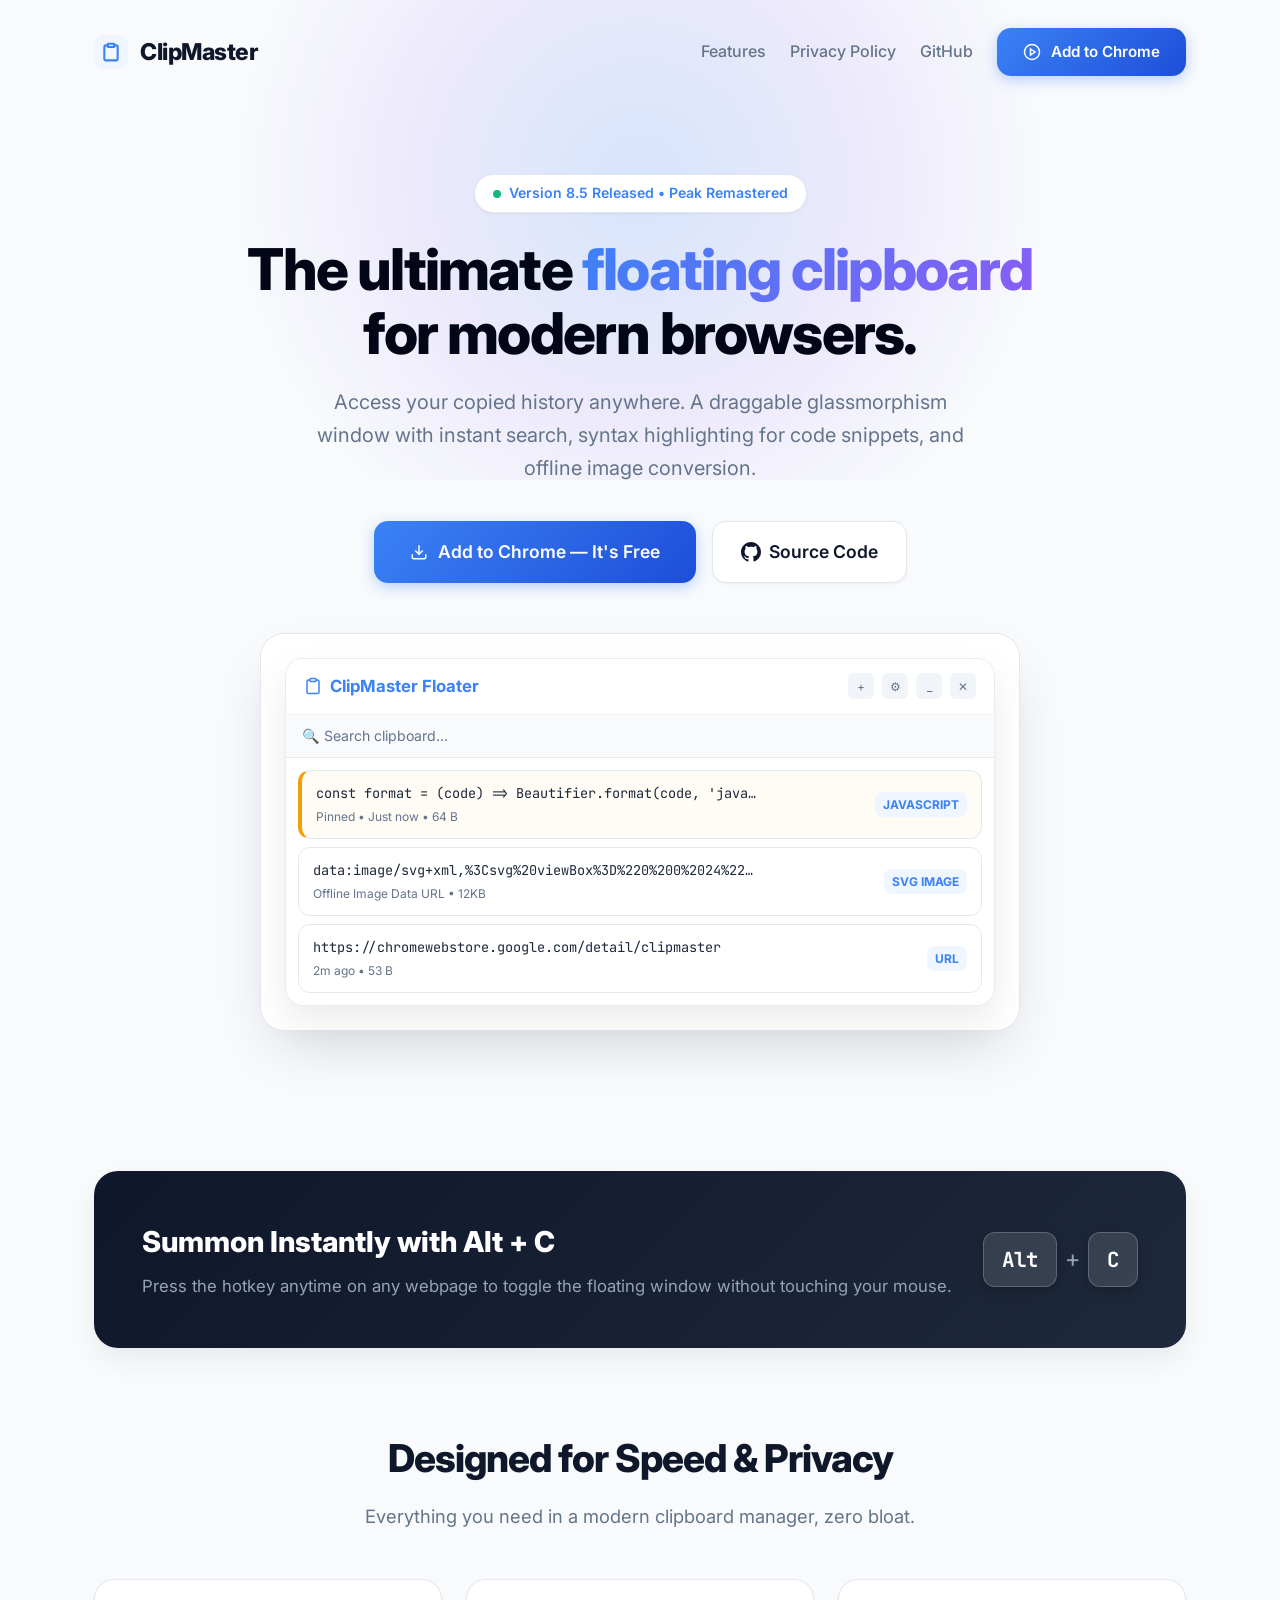
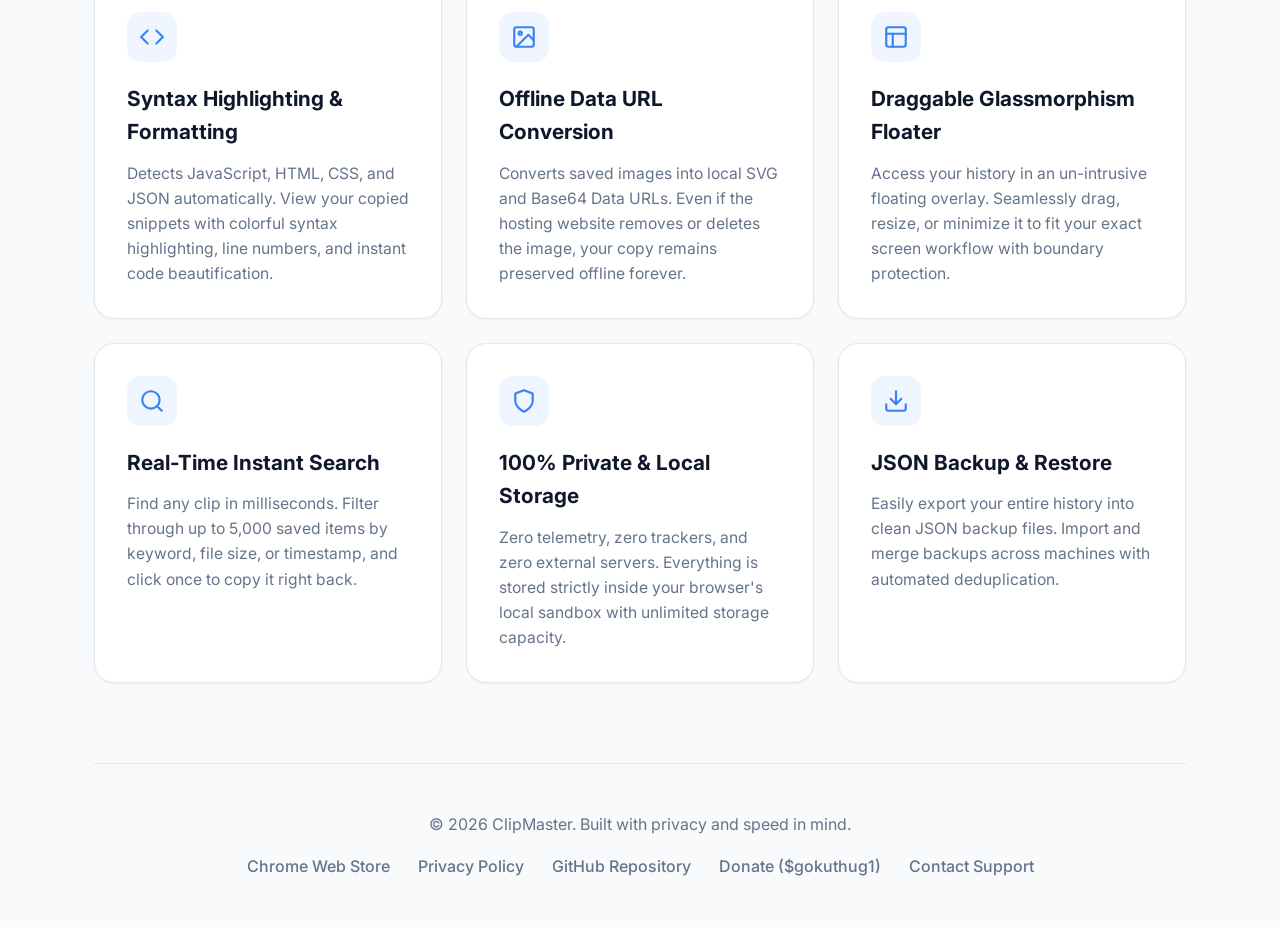
<file: index.html>
<!DOCTYPE html>
<html lang="en">
<head>
    <meta charset="UTF-8">
    <meta name="viewport" content="width=device-width, initial-scale=1.0">
    <title>ClipMaster - Ultimate Floating Clipboard Manager for Chrome</title>
    <meta name="description" content="ClipMaster is a beautifully remastered, floating clipboard manager for Google Chrome with syntax highlighting, code beautification, and offline image storage.">
    
    <style>
        @import url('https://fonts.googleapis.com/css2?family=Inter:wght@400;500;600;700;800&family=JetBrains+Mono:wght@400;500&display=swap');

        :root {
            --primary: #3b82f6;
            --primary-dark: #1d4ed8;
            --primary-light: #eff6ff;
            --accent: #8b5cf6;
            --bg-color: #f8fafc;
            --text-main: #0f172a;
            --text-muted: #64748b;
            --card-bg: #ffffff;
            --border: #e2e8f0;
            --shadow-sm: 0 1px 3px rgba(0,0,0,0.05);
            --shadow-md: 0 12px 32px -4px rgba(15, 23, 42, 0.08);
            --shadow-lg: 0 24px 48px -12px rgba(59, 130, 246, 0.2);
            --code-bg: #0f172a;
        }

        * { margin: 0; padding: 0; box-sizing: border-box; }
        body { 
            font-family: 'Inter', -apple-system, BlinkMacSystemFont, 'Segoe UI', Roboto, sans-serif; 
            background-color: var(--bg-color); 
            color: var(--text-main); 
            line-height: 1.6; 
            overflow-x: hidden; 
        }
        a { text-decoration: none; color: inherit; }

        /* Ambient Glow */
        .bg-glow {
            position: absolute; top: -120px; left: 50%; transform: translateX(-50%);
            width: 1000px; height: 600px; 
            background: radial-gradient(circle, rgba(59,130,246,0.18) 0%, rgba(139,92,246,0.1) 40%, rgba(255,255,255,0) 70%);
            z-index: -1; pointer-events: none;
        }

        .container { max-width: 1140px; margin: 0 auto; padding: 0 24px; }

        /* Navbar */
        nav { display: flex; justify-content: space-between; align-items: center; padding: 28px 0; }
        .brand { display: flex; align-items: center; gap: 12px; font-size: 1.45rem; font-weight: 800; color: var(--text-main); letter-spacing: -0.5px; }
        .brand-icon { width: 34px; height: 34px; color: var(--primary); background: var(--primary-light); padding: 7px; border-radius: 10px; }
        
        .nav-links { display: flex; align-items: center; gap: 24px; }
        .nav-link { font-weight: 500; color: var(--text-muted); transition: color 0.2s; }
        .nav-link:hover { color: var(--primary); }

        .btn-primary {
            display: inline-flex; align-items: center; gap: 10px;
            background: linear-gradient(135deg, var(--primary), var(--primary-dark));
            color: white; padding: 12px 26px; border-radius: 14px; font-weight: 600; font-size: 0.95rem;
            box-shadow: 0 4px 14px rgba(59, 130, 246, 0.35); transition: all 0.25s ease;
        }
        .btn-primary:hover { transform: translateY(-2px); box-shadow: var(--shadow-lg); color: white; }
        .btn-primary svg { width: 18px; height: 18px; }

        .btn-secondary {
            display: inline-flex; align-items: center; gap: 8px;
            background: white; color: var(--text-main);
            padding: 12px 24px; border-radius: 14px; font-weight: 600; font-size: 0.95rem;
            border: 1px solid var(--border); box-shadow: var(--shadow-sm); transition: all 0.25s ease;
        }
        .btn-secondary:hover { transform: translateY(-2px); border-color: #cbd5e1; box-shadow: var(--shadow-md); }

        /* Hero */
        .hero { text-align: center; padding: 70px 0 60px; }
        .badge { 
            display: inline-flex; align-items: center; gap: 8px; 
            background: white; border: 1px solid var(--border); 
            padding: 7px 18px; border-radius: 30px; font-size: 0.88rem; font-weight: 600; 
            color: var(--primary); margin-bottom: 24px; box-shadow: var(--shadow-sm); 
        }
        .badge .dot { width: 8px; height: 8px; background: #10b981; border-radius: 50%; display: inline-block; }
        .hero h1 { 
            font-size: 3.6rem; font-weight: 800; letter-spacing: -1.8px; margin-bottom: 20px; 
            line-height: 1.12; color: #020617; max-width: 860px; margin-left: auto; margin-right: auto;
        }
        .hero h1 span { 
            background: linear-gradient(135deg, var(--primary), var(--accent)); 
            -webkit-background-clip: text; -webkit-text-fill-color: transparent; 
        }
        .hero p { 
            font-size: 1.25rem; color: var(--text-muted); max-width: 680px; 
            margin: 0 auto 36px; line-height: 1.65; 
        }
        .hero-ctas { display: flex; justify-content: center; gap: 16px; margin-bottom: 50px; flex-wrap: wrap; }

        /* Interactive Floater Preview Mockup */
        .preview-wrapper {
            position: relative; max-width: 760px; margin: 0 auto 80px;
            background: white; border: 1px solid var(--border); border-radius: 24px;
            box-shadow: 0 25px 60px -15px rgba(15, 23, 42, 0.15); padding: 24px;
        }
        .mock-floater {
            background: rgba(255, 255, 255, 0.85); backdrop-filter: blur(20px);
            border: 1px solid rgba(0, 0, 0, 0.08); border-radius: 18px; overflow: hidden;
            box-shadow: 0 16px 36px rgba(0,0,0,0.08); text-align: left;
        }
        .mock-header {
            display: flex; justify-content: space-between; align-items: center;
            padding: 14px 18px; border-bottom: 1px solid rgba(0,0,0,0.06); background: white;
        }
        .mock-brand { display: flex; align-items: center; gap: 8px; font-weight: 700; color: var(--primary); font-size: 1.05rem; }
        .mock-actions { display: flex; gap: 8px; }
        .mock-btn { width: 26px; height: 26px; border-radius: 6px; background: #f1f5f9; display: flex; align-items: center; justify-content: center; font-size: 0.75rem; color: #64748b; }

        .mock-search {
            padding: 10px 16px; border-bottom: 1px solid rgba(0,0,0,0.06); background: #f8fafc;
            display: flex; align-items: center; gap: 10px; font-size: 0.88rem; color: var(--text-muted);
        }
        .mock-list { padding: 12px; display: flex; flex-direction: column; gap: 8px; }
        .mock-item {
            padding: 12px 14px; background: white; border: 1px solid var(--border);
            border-radius: 12px; display: flex; justify-content: space-between; align-items: center;
            font-size: 0.9rem; transition: transform 0.2s;
        }
        .mock-item.pinned { border-left: 4px solid #f59e0b; background: rgba(245, 158, 11, 0.04); }
        .mock-item-text { font-family: 'JetBrains Mono', monospace; font-size: 0.85rem; color: #1e293b; overflow: hidden; text-overflow: ellipsis; white-space: nowrap; max-width: 440px; }
        .mock-meta { font-size: 0.75rem; color: var(--text-muted); margin-top: 2px; }
        .mock-tag { font-size: 0.75rem; font-weight: 700; background: #eff6ff; color: var(--primary); padding: 3px 8px; border-radius: 8px; }

        /* Features */
        .features-header { text-align: center; margin-bottom: 48px; }
        .features-header h2 { font-size: 2.4rem; font-weight: 800; letter-spacing: -1px; margin-bottom: 12px; }
        .features-header p { font-size: 1.15rem; color: var(--text-muted); }

        .features { display: grid; grid-template-columns: repeat(auto-fit, minmax(320px, 1fr)); gap: 24px; margin-bottom: 80px; }
        .feature-card { background: var(--card-bg); padding: 32px; border-radius: 20px; border: 1px solid var(--border); box-shadow: var(--shadow-sm); transition: all 0.3s ease; }
        .feature-card:hover { transform: translateY(-5px); box-shadow: var(--shadow-md); border-color: #cbd5e1; }
        .icon-wrapper { width: 50px; height: 50px; display: flex; align-items: center; justify-content: center; background: var(--primary-light); color: var(--primary); border-radius: 14px; margin-bottom: 20px; }
        .icon-wrapper svg { width: 26px; height: 26px; }
        .feature-card h3 { font-size: 1.3rem; font-weight: 700; margin-bottom: 12px; color: var(--text-main); }
        .feature-card p { color: var(--text-muted); font-size: 0.98rem; line-height: 1.6; }

        /* Shortcut Banner */
        .shortcut-banner {
            background: linear-gradient(135deg, #0f172a, #1e293b); color: white;
            padding: 48px; border-radius: 24px; display: flex; justify-content: space-between; align-items: center;
            margin-bottom: 80px; box-shadow: var(--shadow-md); flex-wrap: wrap; gap: 24px;
        }
        .shortcut-banner h3 { font-size: 1.8rem; font-weight: 800; margin-bottom: 8px; }
        .shortcut-banner p { color: #94a3b8; font-size: 1.05rem; }
        .shortcut-key-wrapper { display: flex; align-items: center; gap: 8px; }
        .key-badge {
            background: rgba(255, 255, 255, 0.12); border: 1px solid rgba(255, 255, 255, 0.2);
            padding: 10px 18px; border-radius: 12px; font-family: 'JetBrains Mono', monospace; font-size: 1.3rem; font-weight: 700;
            box-shadow: 0 4px 12px rgba(0,0,0,0.2);
        }

        /* Footer */
        footer { border-top: 1px solid var(--border); padding: 48px 0; margin-top: 40px; text-align: center; color: var(--text-muted); }
        footer .links { margin-top: 16px; display: flex; justify-content: center; gap: 28px; flex-wrap: wrap; }
        footer .links a { font-weight: 500; transition: color 0.2s; }
        footer .links a:hover { color: var(--primary); }

        @media (max-width: 768px) {
            .hero h1 { font-size: 2.6rem; }
            .shortcut-banner { padding: 32px; }
            .preview-wrapper { padding: 12px; }
        }
    </style>
</head>
<body>
    <div class="bg-glow"></div>
    <div class="container">
        
        <!-- Navbar -->
        <nav>
            <div class="brand">
                <svg class="brand-icon" viewBox="0 0 24 24" fill="none" stroke="currentColor" stroke-width="2.5" stroke-linecap="round" stroke-linejoin="round"><path d="M16 4h2a2 2 0 0 1 2 2v14a2 2 0 0 1-2 2H6a2 2 0 0 1-2-2V6a2 2 0 0 1 2-2h2"></path><rect x="8" y="2" width="8" height="4" rx="1" ry="1"></rect></svg>
                ClipMaster
            </div>
            <div class="nav-links">
                <a href="#features" class="nav-link">Features</a>
                <a href="privacy.html" class="nav-link">Privacy Policy</a>
                <a href="https://github.com/gokuthug1/ClipMaster" class="nav-link" target="_blank">GitHub</a>
                <a href="https://chromewebstore.google.com/detail/clipmaster/gopagdmpgfbgklmckanjgpdcdkemipkl" class="btn-primary" target="_blank">
                    <svg viewBox="0 0 24 24" fill="none" stroke="currentColor" stroke-width="2"><circle cx="12" cy="12" r="10"></circle><polygon points="10 8 16 12 10 16 10 8"></polygon></svg>
                    Add to Chrome
                </a>
            </div>
        </nav>

        <!-- Hero -->
        <section class="hero">
            <div class="badge">
                <span class="dot"></span>
                Version 8.5 Released • Peak Remastered
            </div>
            <h1>The ultimate <span>floating clipboard</span> for modern browsers.</h1>
            <p>Access your copied history anywhere. A draggable glassmorphism window with instant search, syntax highlighting for code snippets, and offline image conversion.</p>
            
            <div class="hero-ctas">
                <a href="https://chromewebstore.google.com/detail/clipmaster/gopagdmpgfbgklmckanjgpdcdkemipkl" class="btn-primary" target="_blank" style="padding: 16px 36px; font-size: 1.1rem;">
                    <svg viewBox="0 0 24 24" fill="none" stroke="currentColor" stroke-width="2"><path d="M21 15v4a2 2 0 0 1-2 2H5a2 2 0 0 1-2-2v-4"></path><polyline points="7 10 12 15 17 10"></polyline><line x1="12" y1="15" x2="12" y2="3"></line></svg>
                    Add to Chrome — It's Free
                </a>
                <a href="https://github.com/gokuthug1/ClipMaster" class="btn-secondary" target="_blank" style="padding: 16px 28px; font-size: 1.1rem;">
                    <svg viewBox="0 0 24 24" fill="currentColor" width="20" height="20"><path d="M12 0c-6.626 0-12 5.373-12 12 0 5.302 3.438 9.8 8.207 11.387.599.111.793-.261.793-.577v-2.234c-3.338.726-4.033-1.416-4.033-1.416-.546-1.387-1.333-1.756-1.333-1.756-1.089-.745.083-.729.083-.729 1.205.084 1.839 1.237 1.839 1.237 1.07 1.834 2.807 1.304 3.492.997.107-.775.418-1.305.762-1.604-2.665-.305-5.467-1.334-5.467-5.931 0-1.311.469-2.381 1.236-3.221-.124-.303-.535-1.524.117-3.176 0 0 1.008-.322 3.301 1.23.957-.266 1.983-.399 3.003-.404 1.02.005 2.047.138 3.006.404 2.291-1.552 3.297-1.23 3.297-1.23.653 1.653.242 2.874.118 3.176.77.84 1.235 1.911 1.235 3.221 0 4.609-2.807 5.624-5.479 5.921.43.372.823 1.102.823 2.222v3.293c0 .319.192.694.801.576 4.765-1.589 8.199-6.086 8.199-11.386 0-6.627-5.373-12-12-12z"/></svg>
                    Source Code
                </a>
            </div>

            <!-- UI Mockup Preview -->
            <div class="preview-wrapper">
                <div class="mock-floater">
                    <div class="mock-header">
                        <div class="mock-brand">
                            <svg viewBox="0 0 24 24" fill="none" stroke="currentColor" stroke-width="2" width="18" height="18"><path d="M16 4h2a2 2 0 0 1 2 2v14a2 2 0 0 1-2 2H6a2 2 0 0 1-2-2V6a2 2 0 0 1 2-2h2"></path><rect x="8" y="2" width="8" height="4" rx="1" ry="1"></rect></svg>
                            ClipMaster Floater
                        </div>
                        <div class="mock-actions">
                            <div class="mock-btn">+</div>
                            <div class="mock-btn">⚙</div>
                            <div class="mock-btn">_</div>
                            <div class="mock-btn">✕</div>
                        </div>
                    </div>
                    <div class="mock-search">
                        <span>🔍 Search clipboard...</span>
                    </div>
                    <div class="mock-list">
                        <div class="mock-item pinned">
                            <div>
                                <div class="mock-item-text">const format = (code) => Beautifier.format(code, 'javascript');</div>
                                <div class="mock-meta">Pinned • Just now • 64 B</div>
                            </div>
                            <span class="mock-tag">JAVASCRIPT</span>
                        </div>
                        <div class="mock-item">
                            <div>
                                <div class="mock-item-text">data:image/svg+xml,%3Csvg%20viewBox%3D%220%200%2024%22...</div>
                                <div class="mock-meta">Offline Image Data URL • 12KB</div>
                            </div>
                            <span class="mock-tag">SVG IMAGE</span>
                        </div>
                        <div class="mock-item">
                            <div>
                                <div class="mock-item-text">https://chromewebstore.google.com/detail/clipmaster</div>
                                <div class="mock-meta">2m ago • 53 B</div>
                            </div>
                            <span class="mock-tag">URL</span>
                        </div>
                    </div>
                </div>
            </div>
        </section>

        <!-- Shortcut Banner -->
        <section class="shortcut-banner">
            <div>
                <h3>Summon Instantly with Alt + C</h3>
                <p>Press the hotkey anytime on any webpage to toggle the floating window without touching your mouse.</p>
            </div>
            <div class="shortcut-key-wrapper">
                <span class="key-badge">Alt</span>
                <span style="font-size: 1.5rem; color: #94a3b8;">+</span>
                <span class="key-badge">C</span>
            </div>
        </section>

        <!-- Features Grid -->
        <section id="features">
            <div class="features-header">
                <h2>Designed for Speed & Privacy</h2>
                <p>Everything you need in a modern clipboard manager, zero bloat.</p>
            </div>

            <div class="features">
                <div class="feature-card">
                    <div class="icon-wrapper">
                        <svg viewBox="0 0 24 24" fill="none" stroke="currentColor" stroke-width="2" stroke-linecap="round" stroke-linejoin="round"><polyline points="16 18 22 12 16 6"></polyline><polyline points="8 6 2 12 8 18"></polyline></svg>
                    </div>
                    <h3>Syntax Highlighting & Formatting</h3>
                    <p>Detects JavaScript, HTML, CSS, and JSON automatically. View your copied snippets with colorful syntax highlighting, line numbers, and instant code beautification.</p>
                </div>

                <div class="feature-card">
                    <div class="icon-wrapper">
                        <svg viewBox="0 0 24 24" fill="none" stroke="currentColor" stroke-width="2" stroke-linecap="round" stroke-linejoin="round"><rect x="3" y="3" width="18" height="18" rx="2" ry="2"></rect><circle cx="8.5" cy="8.5" r="1.5"></circle><polyline points="21 15 16 10 5 21"></polyline></svg>
                    </div>
                    <h3>Offline Data URL Conversion</h3>
                    <p>Converts saved images into local SVG and Base64 Data URLs. Even if the hosting website removes or deletes the image, your copy remains preserved offline forever.</p>
                </div>

                <div class="feature-card">
                    <div class="icon-wrapper">
                        <svg viewBox="0 0 24 24" fill="none" stroke="currentColor" stroke-width="2" stroke-linecap="round" stroke-linejoin="round"><rect x="3" y="3" width="18" height="18" rx="2" ry="2"></rect><line x1="3" y1="9" x2="21" y2="9"></line><line x1="9" y1="21" x2="9" y2="9"></line></svg>
                    </div>
                    <h3>Draggable Glassmorphism Floater</h3>
                    <p>Access your history in an un-intrusive floating overlay. Seamlessly drag, resize, or minimize it to fit your exact screen workflow with boundary protection.</p>
                </div>

                <div class="feature-card">
                    <div class="icon-wrapper">
                        <svg viewBox="0 0 24 24" fill="none" stroke="currentColor" stroke-width="2" stroke-linecap="round" stroke-linejoin="round"><circle cx="11" cy="11" r="8"></circle><line x1="21" y1="21" x2="16.65" y2="16.65"></line></svg>
                    </div>
                    <h3>Real-Time Instant Search</h3>
                    <p>Find any clip in milliseconds. Filter through up to 5,000 saved items by keyword, file size, or timestamp, and click once to copy it right back.</p>
                </div>

                <div class="feature-card">
                    <div class="icon-wrapper">
                        <svg viewBox="0 0 24 24" fill="none" stroke="currentColor" stroke-width="2" stroke-linecap="round" stroke-linejoin="round"><path d="M12 22s8-4 8-10V5l-8-3-8 3v7c0 6 8 10 8 10z"></path></svg>
                    </div>
                    <h3>100% Private & Local Storage</h3>
                    <p>Zero telemetry, zero trackers, and zero external servers. Everything is stored strictly inside your browser's local sandbox with unlimited storage capacity.</p>
                </div>

                <div class="feature-card">
                    <div class="icon-wrapper">
                        <svg viewBox="0 0 24 24" fill="none" stroke="currentColor" stroke-width="2" stroke-linecap="round" stroke-linejoin="round"><path d="M21 15v4a2 2 0 0 1-2 2H5a2 2 0 0 1-2-2v-4"></path><polyline points="7 10 12 15 17 10"></polyline><line x1="12" y1="15" x2="12" y2="3"></line></svg>
                    </div>
                    <h3>JSON Backup & Restore</h3>
                    <p>Easily export your entire history into clean JSON backup files. Import and merge backups across machines with automated deduplication.</p>
                </div>
            </div>
        </section>

        <!-- Footer -->
        <footer>
            <p>&copy; 2026 ClipMaster. Built with privacy and speed in mind.</p>
            <div class="links">
                <a href="https://chromewebstore.google.com/detail/clipmaster/gopagdmpgfbgklmckanjgpdcdkemipkl" target="_blank">Chrome Web Store</a>
                <a href="privacy.html">Privacy Policy</a>
                <a href="https://github.com/gokuthug1/ClipMaster" target="_blank">GitHub Repository</a>
                <a href="https://cash.app/$gokuthug1" target="_blank">Donate ($gokuthug1)</a>
                <a href="mailto:gokuthug833@gmail.com">Contact Support</a>
            </div>
        </footer>

    </div>
</body>
</html>
</file>
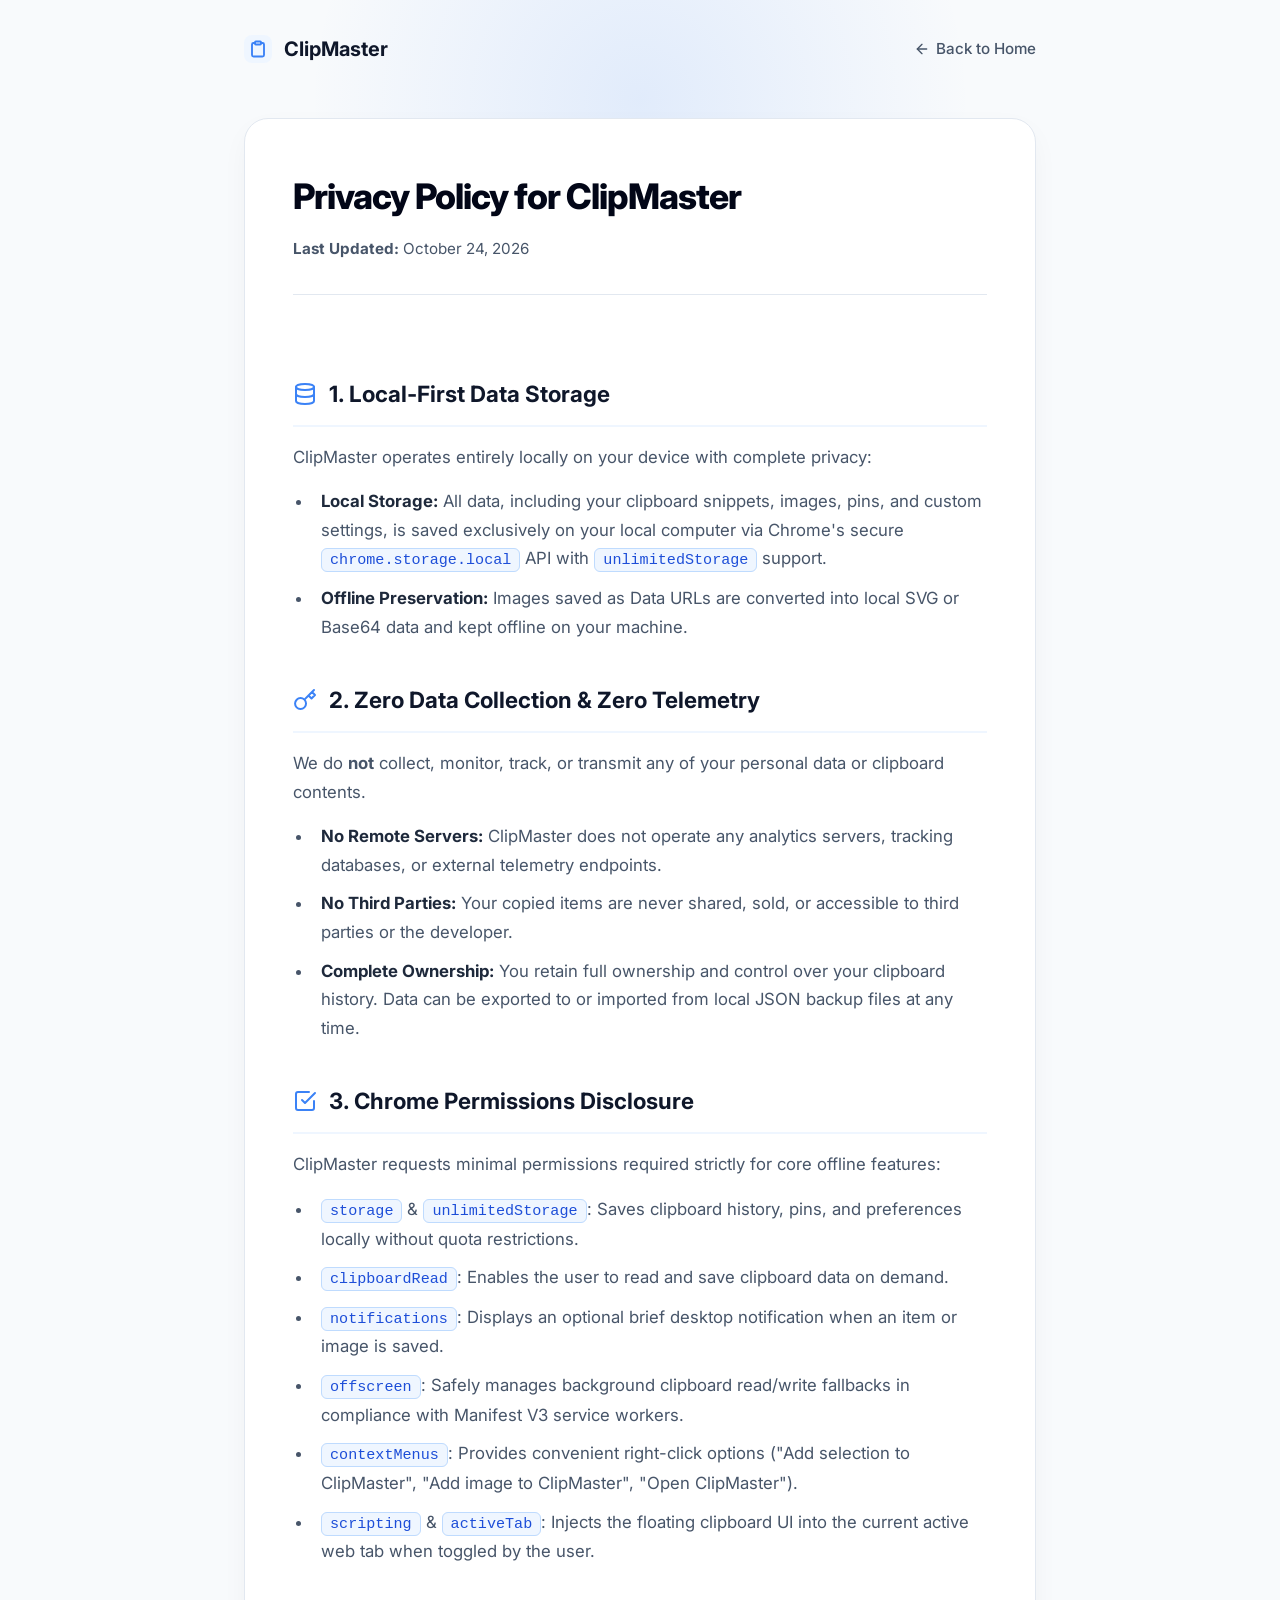
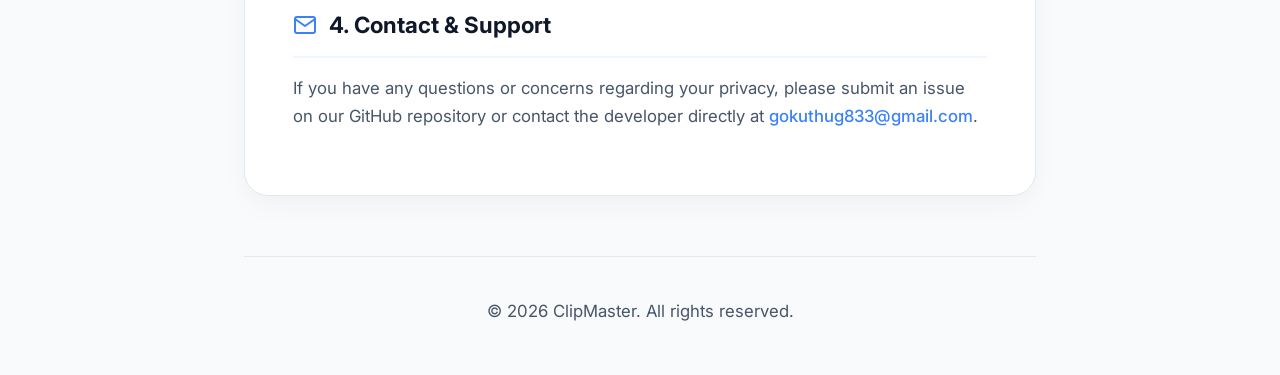
<file: privacy.html>
<!DOCTYPE html>
<html lang="en">
<head>
    <meta charset="UTF-8">
    <meta name="viewport" content="width=device-width, initial-scale=1.0">
    <title>Privacy Policy - ClipMaster</title>
    <meta name="description" content="Privacy Policy for the ClipMaster Google Chrome Extension.">
    
    <style>
        @import url('https://fonts.googleapis.com/css2?family=Inter:wght@400;500;600;700;800&display=swap');

        :root {
            --primary: #3b82f6;
            --primary-light: #eff6ff;
            --bg-color: #f8fafc;
            --text-main: #0f172a;
            --text-muted: #475569;
            --card-bg: #ffffff;
            --border: #e2e8f0;
            --shadow-sm: 0 1px 3px rgba(0,0,0,0.05);
            --shadow-md: 0 10px 30px -5px rgba(0,0,0,0.05);
        }

        * { margin: 0; padding: 0; box-sizing: border-box; }
        body { font-family: 'Inter', sans-serif; background-color: var(--bg-color); color: var(--text-main); line-height: 1.7; overflow-x: hidden; }
        a { text-decoration: none; color: var(--primary); font-weight: 500; transition: color 0.2s; }
        a:hover { color: #1d4ed8; text-decoration: underline; }

        .bg-glow { position: absolute; top: -150px; left: 50%; transform: translateX(-50%); width: 800px; height: 500px; background: radial-gradient(circle, rgba(59,130,246,0.12) 0%, rgba(255,255,255,0) 70%); z-index: -1; pointer-events: none; }

        .container { max-width: 840px; margin: 0 auto; padding: 0 24px; }

        /* Navbar */
        nav { display: flex; justify-content: space-between; align-items: center; padding: 32px 0; margin-bottom: 20px; }
        .brand { display: flex; align-items: center; gap: 12px; font-size: 1.25rem; font-weight: 700; color: var(--text-main); }
        .brand-icon { width: 28px; height: 28px; color: var(--primary); background: var(--primary-light); padding: 5px; border-radius: 8px; }
        .back-link { display: flex; align-items: center; gap: 6px; color: var(--text-muted); font-size: 0.95rem; }
        .back-link:hover { color: var(--text-main); text-decoration: none; }

        /* Document Wrapper */
        .document-wrapper { background: var(--card-bg); padding: 48px; border-radius: 24px; border: 1px solid var(--border); box-shadow: var(--shadow-md); margin-bottom: 60px; }

        /* Headers */
        h1 { font-size: 2.2rem; font-weight: 800; letter-spacing: -1px; margin-bottom: 8px; color: #020617; }
        .last-updated { display: inline-block; color: var(--text-muted); font-size: 0.95rem; padding-bottom: 32px; border-bottom: 1px solid var(--border); width: 100%; margin-bottom: 40px; }

        .section-header { display: flex; align-items: center; gap: 12px; margin-top: 40px; margin-bottom: 16px; border-bottom: 2px solid var(--primary-light); padding-bottom: 12px; }
        .section-header svg { width: 24px; height: 24px; color: var(--primary); }
        h2 { font-size: 1.4rem; font-weight: 700; color: #0f172a; margin: 0; }

        /* Content */
        p { color: var(--text-muted); margin-bottom: 16px; font-size: 1.05rem; }
        ul { margin-left: 20px; margin-bottom: 24px; color: var(--text-muted); list-style-type: disc; }
        li { margin-bottom: 10px; padding-left: 8px; font-size: 1.05rem; }
        li strong { color: #1e293b; }
        code { background: var(--primary-light); color: #1d4ed8; padding: 2px 8px; border-radius: 6px; font-family: monospace; font-size: 0.9em; border: 1px solid #bfdbfe; }

        /* Footer */
        footer { padding: 40px 0; text-align: center; color: var(--text-muted); border-top: 1px solid var(--border); }

        @media (max-width: 600px) {
            .document-wrapper { padding: 32px 24px; }
            h1 { font-size: 1.8rem; }
        }
    </style>
</head>
<body>
    <div class="bg-glow"></div>
    <div class="container">

        <!-- Navbar -->
        <nav>
            <a href="index.html" class="brand">
                <svg class="brand-icon" viewBox="0 0 24 24" fill="none" stroke="currentColor" stroke-width="2.5" stroke-linecap="round" stroke-linejoin="round"><path d="M16 4h2a2 2 0 0 1 2 2v14a2 2 0 0 1-2 2H6a2 2 0 0 1-2-2V6a2 2 0 0 1 2-2h2"></path><rect x="8" y="2" width="8" height="4" rx="1" ry="1"></rect></svg>
                ClipMaster
            </a>
            <a href="index.html" class="back-link">
                <svg viewBox="0 0 24 24" width="16" height="16" fill="none" stroke="currentColor" stroke-width="2" stroke-linecap="round" stroke-linejoin="round"><line x1="19" y1="12" x2="5" y2="12"></line><polyline points="12 19 5 12 12 5"></polyline></svg>
                Back to Home
            </a>
        </nav>

        <!-- Privacy Policy Content -->
        <main class="document-wrapper">
            <h1>Privacy Policy for ClipMaster</h1>
            <span class="last-updated"><strong>Last Updated:</strong> October 24, 2026</span>

            <div class="section-header">
                <svg viewBox="0 0 24 24" fill="none" stroke="currentColor" stroke-width="2" stroke-linecap="round" stroke-linejoin="round"><ellipse cx="12" cy="5" rx="9" ry="3"></ellipse><path d="M21 12c0 1.66-4 3-9 3s-9-1.34-9-3"></path><path d="M3 5v14c0 1.66 4 3 9 3s9-1.34 9-3V5"></path></svg>
                <h2>1. Local-First Data Storage</h2>
            </div>
            <p>ClipMaster operates entirely locally on your device with complete privacy:</p>
            <ul>
                <li><strong>Local Storage:</strong> All data, including your clipboard snippets, images, pins, and custom settings, is saved exclusively on your local computer via Chrome's secure <code>chrome.storage.local</code> API with <code>unlimitedStorage</code> support.</li>
                <li><strong>Offline Preservation:</strong> Images saved as Data URLs are converted into local SVG or Base64 data and kept offline on your machine.</li>
            </ul>

            <div class="section-header">
                <svg viewBox="0 0 24 24" fill="none" stroke="currentColor" stroke-width="2" stroke-linecap="round" stroke-linejoin="round"><path d="M21 2l-2 2m-7.61 7.61a5.5 5.5 0 1 1-7.778 7.778 5.5 5.5 0 0 1 7.777-7.777zm0 0L15.5 7.5m0 0l3 3L22 7l-3-3m-3.5 3.5L19 4"></path></svg>
                <h2>2. Zero Data Collection & Zero Telemetry</h2>
            </div>
            <p>We do <strong>not</strong> collect, monitor, track, or transmit any of your personal data or clipboard contents.</p>
            <ul>
                <li><strong>No Remote Servers:</strong> ClipMaster does not operate any analytics servers, tracking databases, or external telemetry endpoints.</li>
                <li><strong>No Third Parties:</strong> Your copied items are never shared, sold, or accessible to third parties or the developer.</li>
                <li><strong>Complete Ownership:</strong> You retain full ownership and control over your clipboard history. Data can be exported to or imported from local JSON backup files at any time.</li>
            </ul>

            <div class="section-header">
                <svg viewBox="0 0 24 24" fill="none" stroke="currentColor" stroke-width="2" stroke-linecap="round" stroke-linejoin="round"><polyline points="9 11 12 14 22 4"></polyline><path d="M21 12v7a2 2 0 0 1-2 2H5a2 2 0 0 1-2-2V5a2 2 0 0 1 2-2h11"></path></svg>
                <h2>3. Chrome Permissions Disclosure</h2>
            </div>
            <p>ClipMaster requests minimal permissions required strictly for core offline features:</p>
            <ul>
                <li><code>storage</code> & <code>unlimitedStorage</code>: Saves clipboard history, pins, and preferences locally without quota restrictions.</li>
                <li><code>clipboardRead</code>: Enables the user to read and save clipboard data on demand.</li>
                <li><code>notifications</code>: Displays an optional brief desktop notification when an item or image is saved.</li>
                <li><code>offscreen</code>: Safely manages background clipboard read/write fallbacks in compliance with Manifest V3 service workers.</li>
                <li><code>contextMenus</code>: Provides convenient right-click options ("Add selection to ClipMaster", "Add image to ClipMaster", "Open ClipMaster").</li>
                <li><code>scripting</code> & <code>activeTab</code>: Injects the floating clipboard UI into the current active web tab when toggled by the user.</li>
            </ul>

            <div class="section-header">
                <svg viewBox="0 0 24 24" fill="none" stroke="currentColor" stroke-width="2" stroke-linecap="round" stroke-linejoin="round"><path d="M4 4h16c1.1 0 2 .9 2 2v12c0 1.1-.9 2-2 2H4c-1.1 0-2-.9-2-2V6c0-1.1.9-2 2-2z"></path><polyline points="22,6 12,13 2,6"></polyline></svg>
                <h2>4. Contact & Support</h2>
            </div>
            <p>If you have any questions or concerns regarding your privacy, please submit an issue on our GitHub repository or contact the developer directly at <a href="mailto:gokuthug833@gmail.com">gokuthug833@gmail.com</a>.</p>
        </main>

        <!-- Footer -->
        <footer>
            <p>&copy; 2026 ClipMaster. All rights reserved.</p>
        </footer>

    </div>
</body>
</html>
</file>
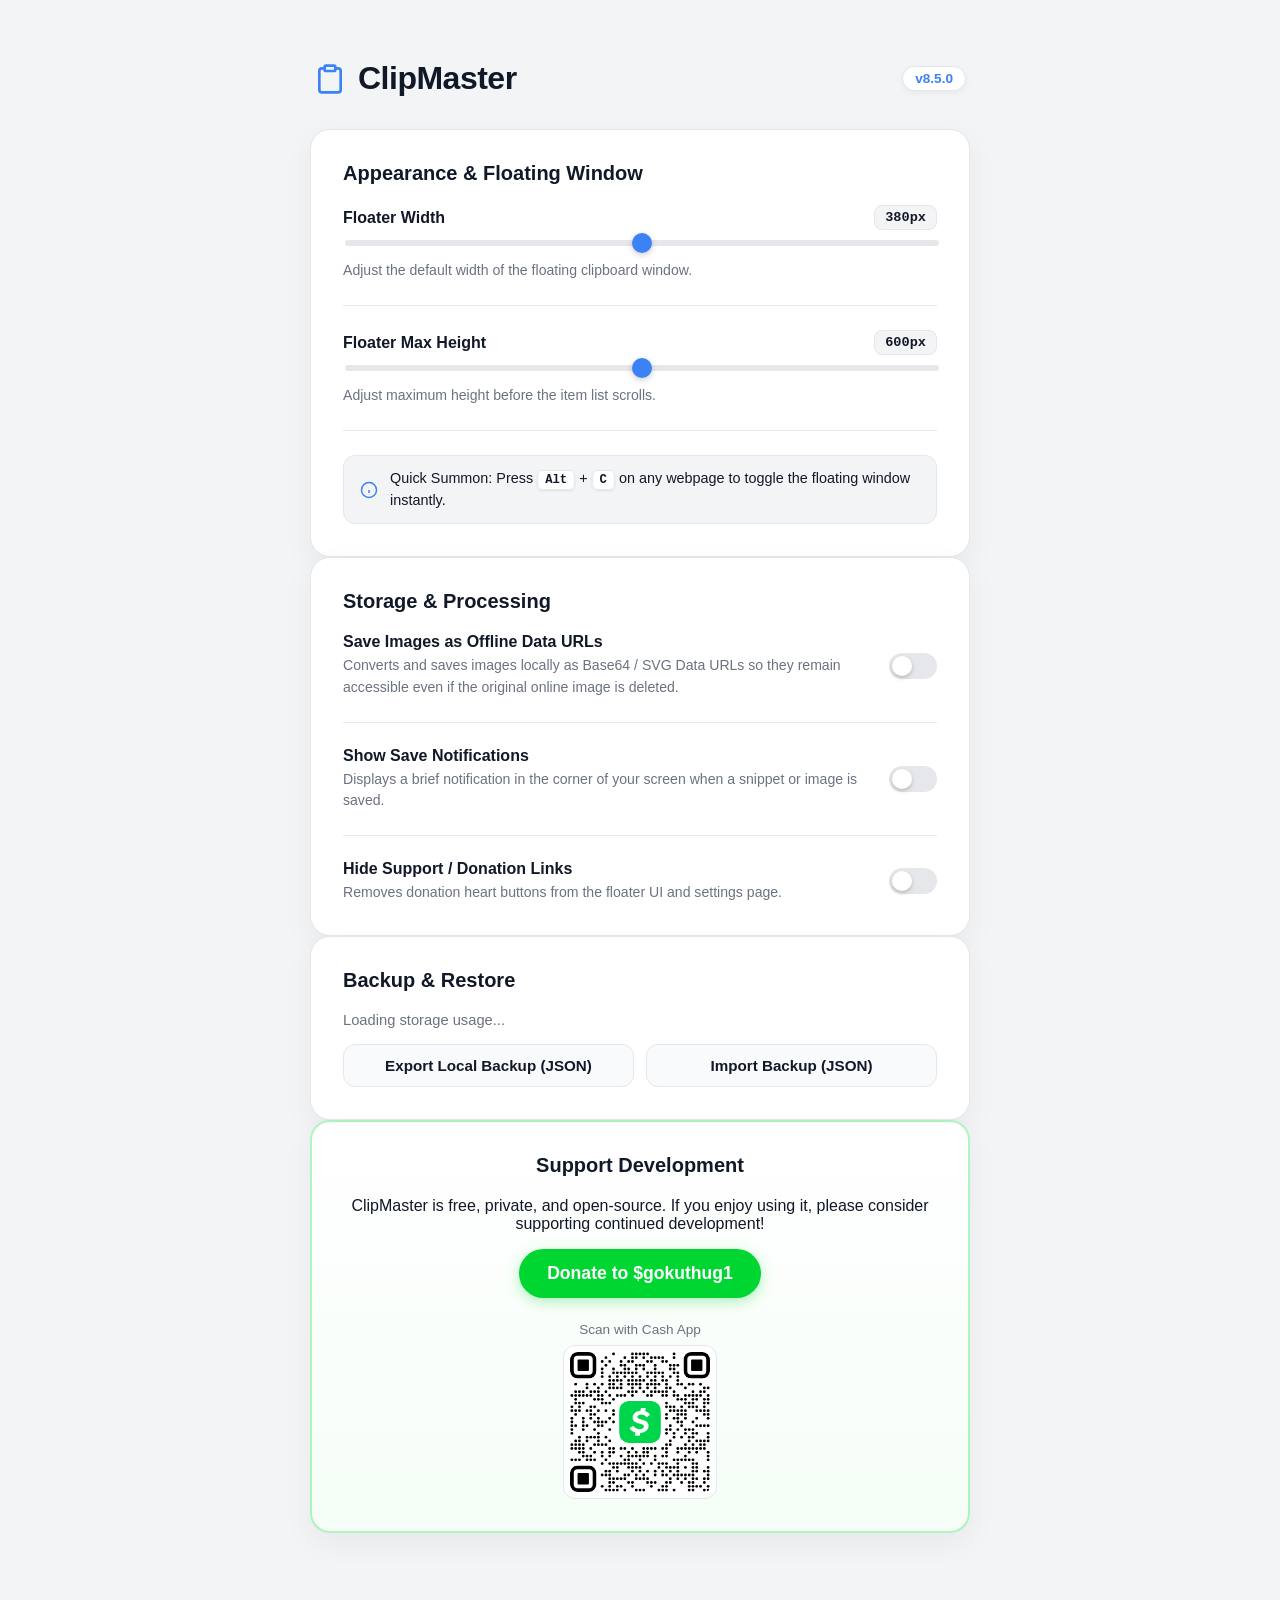
<file: settings.html>
<!DOCTYPE html>
<html lang="en">
<head>
    <meta charset="UTF-8">
    <meta name="viewport" content="width=device-width, initial-scale=1.0">
    <title>ClipMaster Settings</title>
    <link rel="stylesheet" href="settings.css">
</head>
<body>
    <div class="settings-container">
        <header>
            <div class="header-brand">
                <svg viewBox="0 0 24 24" fill="none" stroke="currentColor" stroke-width="2" stroke-linecap="round" stroke-linejoin="round" class="header-icon"><path d="M16 4h2a2 2 0 0 1 2 2v14a2 2 0 0 1-2 2H6a2 2 0 0 1-2-2V6a2 2 0 0 1 2-2h2"></path><rect x="8" y="2" width="8" height="4" rx="1" ry="1"></rect></svg>
                <h1>ClipMaster</h1>
            </div>
            <span id="extension-version" class="version-badge">v8.5.0</span>
        </header>

        <main>
            <!-- Appearance Settings -->
            <div class="setting-card">
                <h2>Appearance & Floating Window</h2>
                
                <div class="form-group">
                    <div class="label-wrapper">
                        <label for="floaterWidth">Floater Width</label>
                        <span id="widthValue" class="value-badge">380px</span>
                    </div>
                    <input type="range" id="floaterWidth" min="320" max="800" step="10">
                    <p class="description">Adjust the default width of the floating clipboard window.</p>
                </div>
                
                <div class="divider"></div>
                
                <div class="form-group">
                    <div class="label-wrapper">
                        <label for="floaterMaxHeight">Floater Max Height</label>
                        <span id="heightValue" class="value-badge">600px</span>
                    </div>
                    <input type="range" id="floaterMaxHeight" min="320" max="1000" step="10">
                    <p class="description">Adjust maximum height before the item list scrolls.</p>
                </div>

                <div class="divider"></div>

                <!-- Shortcut Info -->
                <div class="shortcut-tip">
                    <svg viewBox="0 0 24 24" fill="none" stroke="currentColor" stroke-width="2" width="18" height="18"><circle cx="12" cy="12" r="10"></circle><line x1="12" y1="16" x2="12" y2="12"></line><line x1="12" y1="8" x2="12.01" y2="8"></line></svg>
                    <span>Quick Summon: Press <kbd>Alt</kbd> + <kbd>C</kbd> on any webpage to toggle the floating window instantly.</span>
                </div>
            </div>

            <!-- Storage & Processing -->
            <div class="setting-card">
                <h2>Storage & Processing</h2>

                <!-- Image Data URL Toggle -->
                <div class="form-group row-toggle">
                    <div class="label-wrapper-toggle">
                        <label for="saveImagesAsDataUrl">Save Images as Offline Data URLs</label>
                        <p class="description">Converts and saves images locally as Base64 / SVG Data URLs so they remain accessible even if the original online image is deleted.</p>
                    </div>
                    <label class="switch">
                        <input type="checkbox" id="saveImagesAsDataUrl">
                        <span class="slider round"></span>
                    </label>
                </div>

                <div class="divider"></div>

                <!-- System Notifications Toggle -->
                <div class="form-group row-toggle">
                    <div class="label-wrapper-toggle">
                        <label for="enableNotifications">Show Save Notifications</label>
                        <p class="description">Displays a brief notification in the corner of your screen when a snippet or image is saved.</p>
                    </div>
                    <label class="switch">
                        <input type="checkbox" id="enableNotifications">
                        <span class="slider round"></span>
                    </label>
                </div>

                <div class="divider"></div>

                <!-- Toggle Switch for Donations -->
                <div class="form-group row-toggle">
                    <div class="label-wrapper-toggle">
                        <label for="hideDonations">Hide Support / Donation Links</label>
                        <p class="description">Removes donation heart buttons from the floater UI and settings page.</p>
                    </div>
                    <label class="switch">
                        <input type="checkbox" id="hideDonations">
                        <span class="slider round"></span>
                    </label>
                </div>
            </div>

            <!-- Data & Backup -->
            <div class="setting-card">
                <h2>Backup & Restore</h2>
                <p id="storage-stats-text" class="storage-stats-text">Loading storage usage...</p>
                <div class="data-actions-row">
                    <button id="btn-export" class="secondary-btn">Export Local Backup (JSON)</button>
                    <button id="btn-import" class="secondary-btn">Import Backup (JSON)</button>
                    <input type="file" id="file-import" accept=".json" style="display: none;" />
                </div>
            </div>

            <!-- Donation Section -->
            <div class="setting-card donation-card" id="donation-card-container">
                <h2>Support Development</h2>
                <div class="donation-content">
                    <p style="margin-bottom: 16px;">ClipMaster is free, private, and open-source. If you enjoy using it, please consider supporting continued development!</p>
                    <a href="https://cash.app/$gokuthug1" target="_blank" class="cash-app-btn">Donate to $gokuthug1</a>
                    <div class="qr-container" style="margin-top: 24px;">
                        <p class="qr-label">Scan with Cash App</p>
                        <img src="icons/QR.svg" alt="Cash App QR Code" class="qr-code">
                    </div>
                </div>
            </div>
        </main>
        <footer>
            <span id="status-message"></span>
        </footer>
    </div>
    <script src="settings.js"></script>
</body>
</html>
</file>
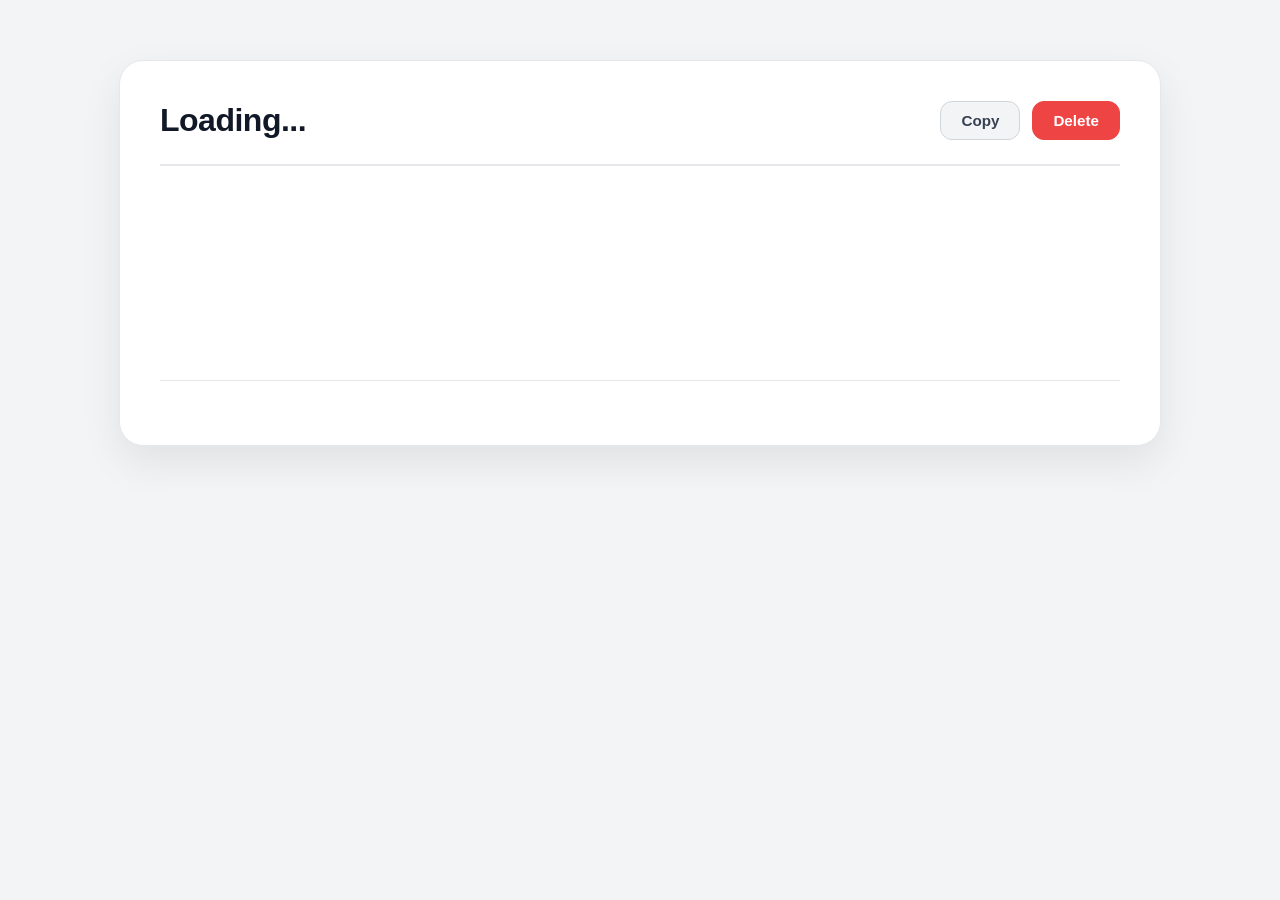
<file: view.html>
<!DOCTYPE html>
<html lang="en">
<head>
    <meta charset="UTF-8">
    <meta name="viewport" content="width=device-width, initial-scale=1.0">
    <title>ClipMaster Viewer</title>
    <link rel="stylesheet" href="view.css">
</head>
<body>
    <div id="viewer-container">
        <div class="header">
            <div class="title-wrap">
                <h1 id="item-title">Loading...</h1>
                <span id="badge-code-lang" class="badge-lang" style="display: none;"></span>
            </div>
            <div id="view-controls">
                <button id="format-btn" class="view-control-btn secondary" style="display: none;">Format Code</button>
                <button id="copy-btn" class="view-control-btn">Copy</button>
                <button id="delete-btn" class="view-control-btn danger">Delete</button>
            </div>
        </div>
        
        <div id="item-content" class="content-loading">
            <!-- Dynamically populated -->
        </div>

        <div class="footer-meta">
            <p id="item-meta"></p>
        </div>
    </div>

    <!-- Syntax Highlighter & Beautifier Libraries -->
    <script src="highlighter.js"></script>
    <script src="beautifier.js"></script>
    <script src="view.js"></script>
</body>
</html>
</file>
<file: settings.css>
/* settings.css - ClipMaster Settings Styles (v8.5 - Peak Edition) */
:root {
    --bg-color: #f3f4f6;
    --text-color: #111827;
    --card-bg: #ffffff;
    --border-color: #e5e7eb;
    --primary-color: #3b82f6;
    --primary-hover: #2563eb;
    --secondary-bg: #f9fafb;
    --secondary-hover: #f3f4f6;
    --description-color: #6b7280;
    --shadow-color: rgba(0, 0, 0, 0.05);
    --cash-app-color: #00D632;
    --cash-app-hover: #00b32a;
    --danger-color: #ef4444;
}

body.dark-mode {
    --bg-color: #111827;
    --text-color: #f9fafb;
    --card-bg: #1f2937;
    --border-color: #374151;
    --primary-color: #60a5fa;
    --primary-hover: #3b82f6;
    --secondary-bg: #374151;
    --secondary-hover: #4b5563;
    --description-color: #9ca3af;
    --shadow-color: rgba(0, 0, 0, 0.3);
}

body {
    font-family: 'Inter', -apple-system, BlinkMacSystemFont, 'Segoe UI', Roboto, sans-serif;
    background-color: var(--bg-color); color: var(--text-color);
    margin: 0; padding: 60px 20px;
    display: flex; justify-content: center;
    transition: background-color 0.3s, color 0.3s;
}

.settings-container { width: 100%; max-width: 660px; display: flex; flex-direction: column; gap: 24px; }

header { 
    display: flex; 
    align-items: center; 
    justify-content: space-between; 
    padding: 0 4px;
    margin-bottom: 8px; 
}
.header-brand {
    display: flex;
    align-items: center;
    gap: 12px;
}
.header-icon { width: 32px; height: 32px; color: var(--primary-color); }
h1 { font-size: 2rem; font-weight: 700; letter-spacing: -0.5px; margin: 0; }

.version-badge {
    font-size: 0.85rem;
    font-weight: 700;
    background-color: var(--card-bg);
    color: var(--primary-color);
    border: 1px solid var(--border-color);
    padding: 4px 12px;
    border-radius: 20px;
    box-shadow: 0 2px 6px var(--shadow-color);
}

.setting-card { 
    background-color: var(--card-bg); 
    border: 1px solid var(--border-color); 
    border-radius: 20px; 
    padding: 32px; 
    box-shadow: 0 10px 30px var(--shadow-color); 
}
h2 { font-size: 1.25rem; margin-top: 0; margin-bottom: 20px; font-weight: 600; }
.form-group { display: flex; flex-direction: column; gap: 8px; }
.label-wrapper { display: flex; justify-content: space-between; align-items: center; }
label { font-weight: 600; font-size: 1rem; }
.description {
    font-size: 0.88rem;
    color: var(--description-color);
    margin: 4px 0 0 0;
    line-height: 1.5;
}

.value-badge { 
    font-family: monospace; 
    background-color: var(--bg-color); 
    color: var(--text-color); 
    padding: 4px 10px; 
    border-radius: 8px; 
    font-size: 0.85rem; 
    font-weight: 600; 
    border: 1px solid var(--border-color); 
}

input[type="range"] { 
    width: 100%; 
    height: 6px; 
    background: var(--border-color); 
    border-radius: 4px; 
    outline: none; 
    -webkit-appearance: none; 
}
input[type="range"]::-webkit-slider-thumb { 
    -webkit-appearance: none; 
    width: 20px; 
    height: 20px; 
    border-radius: 50%; 
    background: var(--primary-color); 
    cursor: pointer; 
    box-shadow: 0 2px 6px rgba(0,0,0,0.2); 
}

.divider { height: 1px; background: var(--border-color); margin: 24px 0; }

.shortcut-tip {
    display: flex;
    align-items: center;
    gap: 12px;
    padding: 12px 16px;
    background: var(--bg-color);
    border-radius: 12px;
    border: 1px solid var(--border-color);
    color: var(--text-color);
    font-size: 0.9rem;
    line-height: 1.5;
}
.shortcut-tip svg { color: var(--primary-color); flex-shrink: 0; }
.shortcut-tip kbd {
    background: var(--card-bg);
    border: 1px solid var(--border-color);
    border-radius: 6px;
    padding: 2px 7px;
    font-family: monospace;
    font-weight: 700;
    font-size: 0.85em;
    box-shadow: 0 1px 3px rgba(0,0,0,0.08);
}

.storage-stats-text {
    font-size: 0.92rem;
    color: var(--description-color);
    margin: 0 0 16px 0;
}

/* Buttons UI */
.data-actions-row { display: flex; gap: 12px; }
.primary-btn, .secondary-btn {
    flex: 1; padding: 12px 18px; border-radius: 12px; font-weight: 600; font-size: 0.95rem; cursor: pointer; border: 1px solid transparent; transition: all 0.2s;
}
.primary-btn { background-color: var(--primary-color); color: white; }
.primary-btn:hover { background-color: var(--primary-hover); }
.secondary-btn { background-color: var(--secondary-bg); color: var(--text-color); border-color: var(--border-color); }
.secondary-btn:hover { background-color: var(--secondary-hover); }

#status-message { 
    display: block; 
    text-align: center; 
    font-weight: 600; 
    opacity: 0; 
    transition: opacity 0.3s; 
    padding: 12px; 
    border-radius: 8px; 
    margin-top: 12px;
}

.donation-card { 
    text-align: center; 
    border: 2px solid rgba(0, 214, 50, 0.3); 
    background: linear-gradient(180deg, var(--card-bg) 0%, color-mix(in srgb, var(--cash-app-color) 4%, var(--card-bg)) 100%); 
}
.cash-app-btn { 
    display: inline-block; 
    background-color: var(--cash-app-color); 
    color: white; 
    text-decoration: none; 
    padding: 14px 28px; 
    border-radius: 30px; 
    font-weight: 700; 
    font-size: 1.1rem; 
    transition: all 0.2s; 
    box-shadow: 0 4px 14px rgba(0, 214, 50, 0.3); 
}
.cash-app-btn:hover { 
    background-color: var(--cash-app-hover); 
    transform: translateY(-2px); 
    box-shadow: 0 6px 20px rgba(0, 214, 50, 0.4); 
}

.qr-container { display: flex; flex-direction: column; align-items: center; gap: 8px; }
.qr-label { font-size: 0.85rem; color: var(--description-color); margin: 0; font-weight: 500; }
.qr-code { width: 140px; height: 140px; border-radius: 12px; border: 1px solid var(--border-color); background: white; padding: 6px; }

/* Toggle Switch Styles */
.row-toggle {
    display: flex;
    flex-direction: row;
    justify-content: space-between;
    align-items: center;
    gap: 16px;
}
.label-wrapper-toggle {
    display: flex;
    flex-direction: column;
}
.switch {
    position: relative;
    display: inline-block;
    width: 48px;
    height: 26px;
    flex-shrink: 0;
}
.switch input { 
    opacity: 0;
    width: 0;
    height: 0;
}
.slider {
    position: absolute;
    cursor: pointer;
    top: 0; left: 0; right: 0; bottom: 0;
    background-color: var(--border-color);
    transition: .3s;
}
.slider.round {
    border-radius: 26px;
}
.slider.round:before {
    border-radius: 50%;
}
.slider:before {
    position: absolute;
    content: "";
    height: 20px;
    width: 20px;
    left: 3px;
    bottom: 3px;
    background-color: white;
    transition: .3s;
    box-shadow: 0 2px 4px rgba(0,0,0,0.2);
}
input:checked + .slider {
    background-color: var(--primary-color);
}
input:focus + .slider {
    box-shadow: 0 0 1px var(--primary-color);
}
input:checked + .slider:before {
    transform: translateX(22px);
}
</file>
<file: view.css>
/* view.css - ClipMaster Syntax Highlighting & Code Viewer (v8.5 - Peak Edition) */

:root {
    --bg-color: #f3f4f6;
    --text-color: #111827;
    --border-color: #e5e7eb;
    --pre-bg-color: #ffffff;
    --code-bg-color: #f8fafc;
    --card-bg: #ffffff;
    --primary-color: #3b82f6;
    --link-color: #3b82f6;
    --error-color: #ef4444;
    --btn-bg: #f3f4f6;
    --btn-border: #d1d5db;
    --btn-text: #374151;
    --btn-hover-bg: #e5e7eb;
    --btn-danger-bg: #ef4444;
    --btn-danger-text: #fff;
    --btn-danger-hover-bg: #dc2626;
    --shadow-color: rgba(0, 0, 0, 0.08);
    --gutter-text: #9ca3af;
    --gutter-border: #e2e8f0;

    /* Syntax Highlighting Tokens (Light) */
    --token-comment: #6b7280;
    --token-string: #059669;
    --token-regex: #d97706;
    --token-url: #2563eb;
    --token-keyword: #7c3aed;
    --token-builtin: #0891b2;
    --token-boolean: #ea580c;
    --token-number: #ea580c;
    --token-function: #0284c7;
    --token-class: #d97706;
    --token-property: #e11d48;
    --token-operator: #db2777;
    --token-punctuation: #4b5563;
    --token-tag: #ef4444;
    --token-attr-name: #8b5cf6;
    --token-attr-value: #059669;
    --token-color: #f59e0b;
    --token-selector: #d97706;
}

body.dark-mode,
@media (prefers-color-scheme: dark) {
    :root {
        --bg-color: #0f172a;
        --text-color: #f9fafb;
        --border-color: #334155;
        --pre-bg-color: #1e293b;
        --code-bg-color: #0b1329;
        --card-bg: #1e293b;
        --primary-color: #60a5fa;
        --link-color: #60a5fa;
        --error-color: #f87171;
        --btn-bg: #334155;
        --btn-border: #475569;
        --btn-text: #f9fafb;
        --btn-hover-bg: #475569;
        --shadow-color: rgba(0, 0, 0, 0.45);
        --gutter-text: #64748b;
        --gutter-border: #334155;

        /* Syntax Highlighting Tokens (Dark) */
        --token-comment: #94a3b8;
        --token-string: #34d399;
        --token-regex: #fbbf24;
        --token-url: #60a5fa;
        --token-keyword: #c084fc;
        --token-builtin: #22d3ee;
        --token-boolean: #fb923c;
        --token-number: #fbbf24;
        --token-function: #38bdf8;
        --token-class: #fde047;
        --token-property: #fb7185;
        --token-operator: #f472b6;
        --token-punctuation: #94a3b8;
        --token-tag: #f87171;
        --token-attr-name: #a78bfa;
        --token-attr-value: #34d399;
        --token-color: #facc15;
        --token-selector: #fb7185;
    }
}

body {
    font-family: 'Inter', -apple-system, BlinkMacSystemFont, 'Segoe UI', Roboto, sans-serif;
    background-color: var(--bg-color);
    color: var(--text-color);
    margin: 0;
    padding: 60px 20px;
    display: flex;
    justify-content: center;
    transition: background-color 0.3s, color 0.3s;
}

#viewer-container {
    width: 100%;
    max-width: 960px;
    background: var(--card-bg);
    border-radius: 24px;
    padding: 40px;
    box-shadow: 0 16px 40px var(--shadow-color);
    border: 1px solid var(--border-color);
    display: flex;
    flex-direction: column;
}

.header {
    display: flex;
    justify-content: space-between;
    align-items: center;
    flex-wrap: wrap;
    gap: 1.5rem;
    border-bottom: 2px solid var(--border-color);
    padding-bottom: 1.5rem;
    margin-bottom: 2rem;
}

.title-wrap {
    display: flex;
    align-items: center;
    gap: 12px;
}

h1 { margin: 0; font-size: 2rem; font-weight: 700; letter-spacing: -0.5px; }

.badge-lang {
    background: var(--primary-color);
    color: white;
    font-size: 0.75rem;
    font-weight: 700;
    text-transform: uppercase;
    letter-spacing: 0.5px;
    padding: 4px 10px;
    border-radius: 20px;
}

#view-controls { display: flex; gap: 12px; }

.view-control-btn {
    font-family: inherit; font-size: 0.95rem; font-weight: 600;
    padding: 10px 20px; border-radius: 12px;
    cursor: pointer; border: 1px solid var(--btn-border);
    background-color: var(--btn-bg); color: var(--btn-text);
    transition: all 0.2s;
}
.view-control-btn:hover { background-color: var(--btn-hover-bg); transform: translateY(-1px); }
.view-control-btn.secondary { background-color: var(--card-bg); }
.view-control-btn.danger {
    background-color: var(--btn-danger-bg);
    border-color: var(--btn-danger-bg);
    color: var(--btn-danger-text);
}
.view-control-btn.danger:hover { background-color: var(--btn-danger-hover-bg); }
.view-control-btn.copied {
    background-color: #10b981; border-color: #10b981; color: #fff;
}

/* Content Loading State */
#item-content.content-loading {
    min-height: 150px;
    display: flex;
    align-items: center;
    justify-content: center;
    color: var(--text-color);
    opacity: 0.6;
}

/* Code Container & Line Numbers */
.code-wrapper {
    display: flex;
    background-color: var(--code-bg-color);
    border: 1px solid var(--border-color);
    border-radius: 16px;
    overflow-x: auto;
    font-family: 'JetBrains Mono', 'Fira Code', 'Consolas', monospace;
    font-size: 0.92rem;
    line-height: 1.6;
}

.line-numbers-gutter {
    padding: 16px 12px;
    text-align: right;
    user-select: none;
    color: var(--gutter-text);
    border-right: 1px solid var(--gutter-border);
    background: rgba(0, 0, 0, 0.02);
    display: flex;
    flex-direction: column;
}
.line-number { font-size: 0.92rem; }

pre.code-block {
    margin: 0;
    padding: 16px 20px;
    flex-grow: 1;
    overflow-x: auto;
}

pre.code-block code {
    font-family: inherit;
}

pre.plain-text {
    margin: 0;
    padding: 24px;
    background-color: var(--code-bg-color);
    border: 1px solid var(--border-color);
    border-radius: 16px;
    overflow-x: auto;
    white-space: pre-wrap;
    word-break: break-word;
    font-family: inherit;
    font-size: 1rem;
    line-height: 1.6;
}

/* Image Viewer */
.viewer-image {
    max-width: 100%;
    max-height: 70vh;
    border-radius: 16px;
    border: 1px solid var(--border-color);
    object-fit: contain;
    box-shadow: 0 8px 24px var(--shadow-color);
    display: block;
    margin: 0 auto;
}

/* Syntax Token Styling */
.token.comment { color: var(--token-comment); font-style: italic; }
.token.string { color: var(--token-string); }
.token.regex { color: var(--token-regex); }
.token.url { color: var(--token-url); text-decoration: underline; }
.token.keyword { color: var(--token-keyword); font-weight: 600; }
.token.builtin { color: var(--token-builtin); }
.token.boolean { color: var(--token-boolean); font-weight: 600; }
.token.number { color: var(--token-number); }
.token.function { color: var(--token-function); }
.token.class-name { color: var(--token-class); font-weight: 600; }
.token.property { color: var(--token-property); }
.token.operator { color: var(--token-operator); }
.token.punctuation { color: var(--token-punctuation); }
.token.tag { color: var(--token-tag); font-weight: 600; }
.token.attr-name { color: var(--token-attr-name); }
.token.attr-value { color: var(--token-attr-value); }
.token.color { color: var(--token-color); font-weight: 600; }
.token.selector { color: var(--token-selector); }

/* Footer Meta */
.footer-meta {
    margin-top: 2rem;
    padding-top: 1.5rem;
    border-top: 1px solid var(--border-color);
    font-size: 0.88rem;
    color: var(--gutter-text);
}
.footer-meta p { margin: 0; }

.error-message {
    color: var(--error-color);
    font-size: 1.1rem;
    font-weight: 500;
}
.delete-success-message {
    color: #10b981;
    font-size: 1.1rem;
    font-weight: 500;
}
</file>
